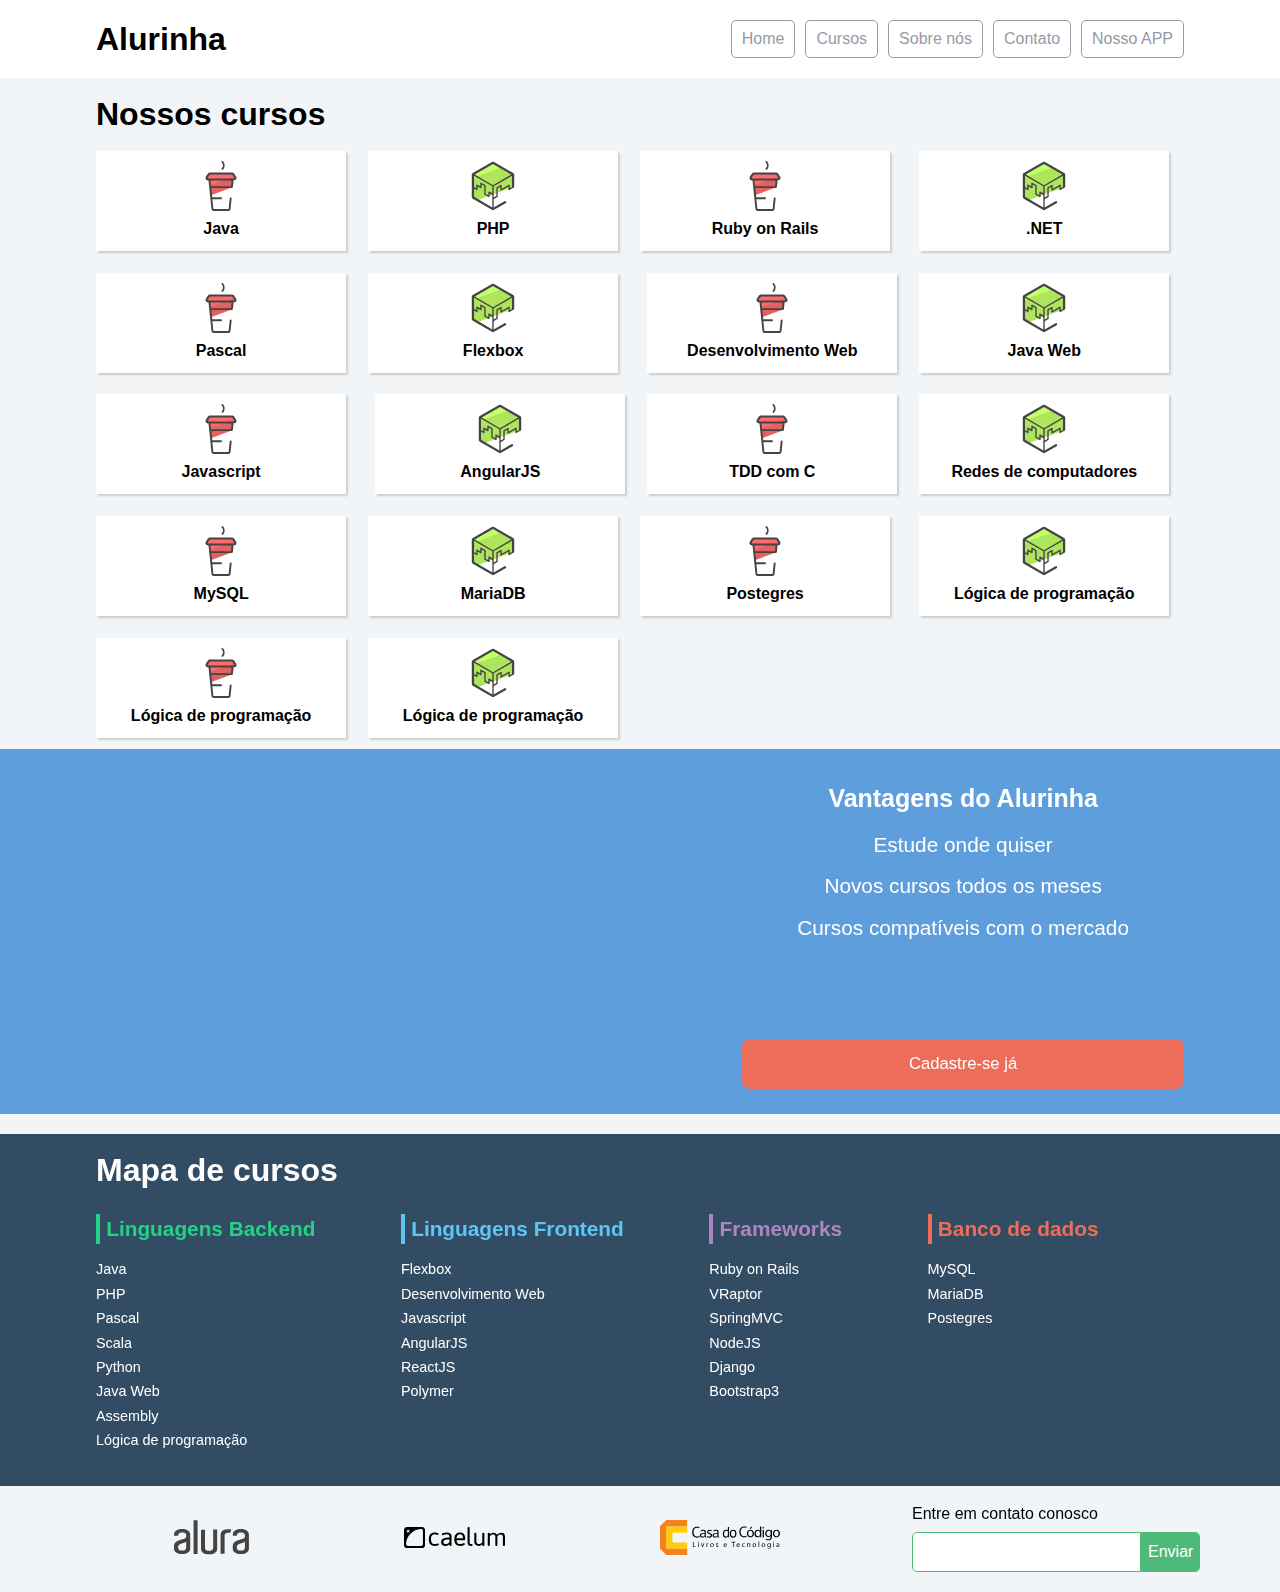
<file: flexbox/index.html>
<!doctype html>
<html>

<head>
	<meta charset="utf-8">
	<meta name="viewport" content="width=device-width, initial-scale=1">
	<title>Alurinha | Cursos online</title>
	<link rel="stylesheet" href="css/reset.css">
	<link rel="stylesheet" href="css/style.css">
	<link rel="stylesheet" href="css/flexbox.css">
</head>

<body>

	<header class="cabecalhoPrincipal">
		<div class="container">
			<h1 class="cabecalhoPrincipal-titulo">
				<a href="#">Alurinha</a>
			</h1>

			<nav class="cabecalhoPrincipal-nav">
				<a class="cabecalhoPrincipal-nav-link" href="#">Home</a>
				<a class="cabecalhoPrincipal-nav-link" href="#">Cursos</a>
				<a class="cabecalhoPrincipal-nav-link" href="#">Sobre nós</a>
				<a class="cabecalhoPrincipal-nav-link" href="#">Contato</a>
				<a class="cabecalhoPrincipal-nav-link cabecalhoPrincipal-nav-link-app" href="#">Nosso APP</a>
			</nav>
		</div>

	</header>

	<main class="conteudoPrincipal">
		<div class="container">
			<h2 class="subtitulo">Nossos cursos</h2>

			<nav>
				<ul class="conteudoPrincipal-cursos">
					<li class="conteudoPrincipal-cursos-link"><a href="#">Java</a></li>
					<li class="conteudoPrincipal-cursos-link"><a href="#">PHP</a></li>
					<li class="conteudoPrincipal-cursos-link"><a href="#">Ruby on Rails</a></li>
					<li class="conteudoPrincipal-cursos-link"><a href="#">.NET</a></li>
					<li class="conteudoPrincipal-cursos-link"><a href="#">Pascal</a></li>
					<li class="conteudoPrincipal-cursos-link"><a href="#">Flexbox</a></li>
					<li class="conteudoPrincipal-cursos-link"><a href="#">Desenvolvimento Web</a></li>
					<li class="conteudoPrincipal-cursos-link"><a href="#">Java Web</a></li>
					<li class="conteudoPrincipal-cursos-link"><a href="#">Javascript</a></li>
					<li class="conteudoPrincipal-cursos-link"><a href="#">AngularJS</a></li>
					<li class="conteudoPrincipal-cursos-link"><a href="#">TDD com C</a></li>
					<li class="conteudoPrincipal-cursos-link"><a href="#">Redes de computadores</a></li>
					<li class="conteudoPrincipal-cursos-link"><a href="#">MySQL</a></li>
					<li class="conteudoPrincipal-cursos-link"><a href="#">MariaDB</a></li>
					<li class="conteudoPrincipal-cursos-link"><a href="#">Postegres</a></li>
					<li class="conteudoPrincipal-cursos-link"><a href="#">Lógica de programação</a></li>
					<li class="conteudoPrincipal-cursos-link"><a href="#">Lógica de programação</a></li>
					<li class="conteudoPrincipal-cursos-link"><a href="#">Lógica de programação</a></li>
				</ul>
			</nav>
		</div>

		<section class="videoSobre">
			<div class="container">
				<iframe class="videoSobre-video" width="560" height="315"
					src="https://www.youtube.com/embed/bIlOsJzBVaY?list=PLh2Y_pKOa4UcF1BYPJR3EIMRi3nWAUxIp"
					frameborder="0" allowfullscreen></iframe>

				<div class="videoSobre-sobre">
					<h2 class="videoSobre-sobre-title">Vantagens do Alurinha</h2>
					<ul class="videoSobre-sobre-list">
						<li class="videoSobre-sobre-item">Estude onde quiser</li>
						<li class="videoSobre-sobre-item">Novos cursos todos os meses</li>
						<li class="videoSobre-sobre-item">Cursos compatíveis com o mercado</li>
					</ul>
					<button class="videoSobre-button">Cadastre-se já</button>
				</div>
			</div>
		</section>

	</main>

	<footer class="rodapePrincipal">
		<div class="container">

			<section class="rodapePrincipal-navMap">
				<h3 class="subtitulo">Mapa de cursos</h3>
				<nav class="rodapePrincipal-navMap-list">

					<h4 class="navmap-list-title navmap-list-title-backend">Linguagens Backend</h4>
					<a class="rodapePrincipal-navMap-link" href="#">Java</a>
					<a class="rodapePrincipal-navMap-link" href="#">PHP</a>
					<a class="rodapePrincipal-navMap-link" href="#">Pascal</a>
					<a class="rodapePrincipal-navMap-link" href="#">Scala</a>
					<a class="rodapePrincipal-navMap-link" href="#">Python</a>
					<a class="rodapePrincipal-navMap-link" href="#">Java Web</a>
					<a class="rodapePrincipal-navMap-link" href="#">Assembly</a>
					<a class="rodapePrincipal-navMap-link" href="#">Lógica de programação</a>

					<h4 class="navmap-list-title navmap-list-title-frontend">Linguagens Frontend</h4>
					<a class="rodapePrincipal-navMap-link" href="#">Flexbox</a>
					<a class="rodapePrincipal-navMap-link" href="#">Desenvolvimento Web</a>
					<a class="rodapePrincipal-navMap-link" href="#">Javascript</a>
					<a class="rodapePrincipal-navMap-link" href="#">AngularJS</a>
					<a class="rodapePrincipal-navMap-link" href="#">ReactJS</a>
					<a class="rodapePrincipal-navMap-link" href="#">Polymer</a>

					<h4 class="navmap-list-title navmap-list-title-framework">Frameworks</h4>
					<a class="rodapePrincipal-navMap-link" href="#">Ruby on Rails</a>
					<a class="rodapePrincipal-navMap-link" href="#">VRaptor</a>
					<a class="rodapePrincipal-navMap-link" href="#">SpringMVC</a>
					<a class="rodapePrincipal-navMap-link" href="#">NodeJS</a>
					<a class="rodapePrincipal-navMap-link" href="#">Django</a>
					<a class="rodapePrincipal-navMap-link" href="#">Bootstrap3</a>

					<h4 class="navmap-list-title navmap-list-title-bancoDeDados">Banco de dados</h4>
					<a class="rodapePrincipal-navMap-link" href="#">MySQL</a>
					<a class="rodapePrincipal-navMap-link" href="#">MariaDB</a>
					<a class="rodapePrincipal-navMap-link" href="#">Postegres</a>

				</nav>
			</section>

		</div>

		<section class="rodapePrincipal-patrocinadores">
			<div class="container">
				<ul class="rodapePrincipal-patrocinadores-list">
					<li>
						<a class="rodapePrincipal-patrocinadores-list-link patrocinadores-list-link-alura" href="#">
							<img src="img/logos/alura.svg" alt="Logo da Alura">
						</a>
					</li>
					<li>
						<a class="rodapePrincipal-patrocinadores-list-link patrocinadores-list-link-caelum" href="#">
							<img src="img/logos/caelum.svg" alt="Logo da Caelum">
						</a>
					</li>
					<li>
						<a class="rodapePrincipal-patrocinadores-list-link patrocinadores-list-link-casaDoCodigo"
							href="#">
							<img src="img/logos/cdc.svg" alt="Logo da Casa do Código">
						</a>
					</li>
				</ul>
				<form class="rodapePrincipal-contatoForm" action="#">
					<fieldset>
						<legend class="rodapePrincipal-contatoForm-legend" for="email-contato">Entre em contato conosco
						</legend>
						<div class="rodapePrincipal-contatoForm-fieldset">
							<input class="rodapePrincipal-contatoForm-emailInput" type="email" name="email-contato"
								id="email-contato">
							<button class="rodapePrincipal-contatoForm-submit" type="submit">Enviar</button>
						</div>
					</fieldset>
				</form>
			</div>
		</section>
	</footer>

</body>

</html>
</file>
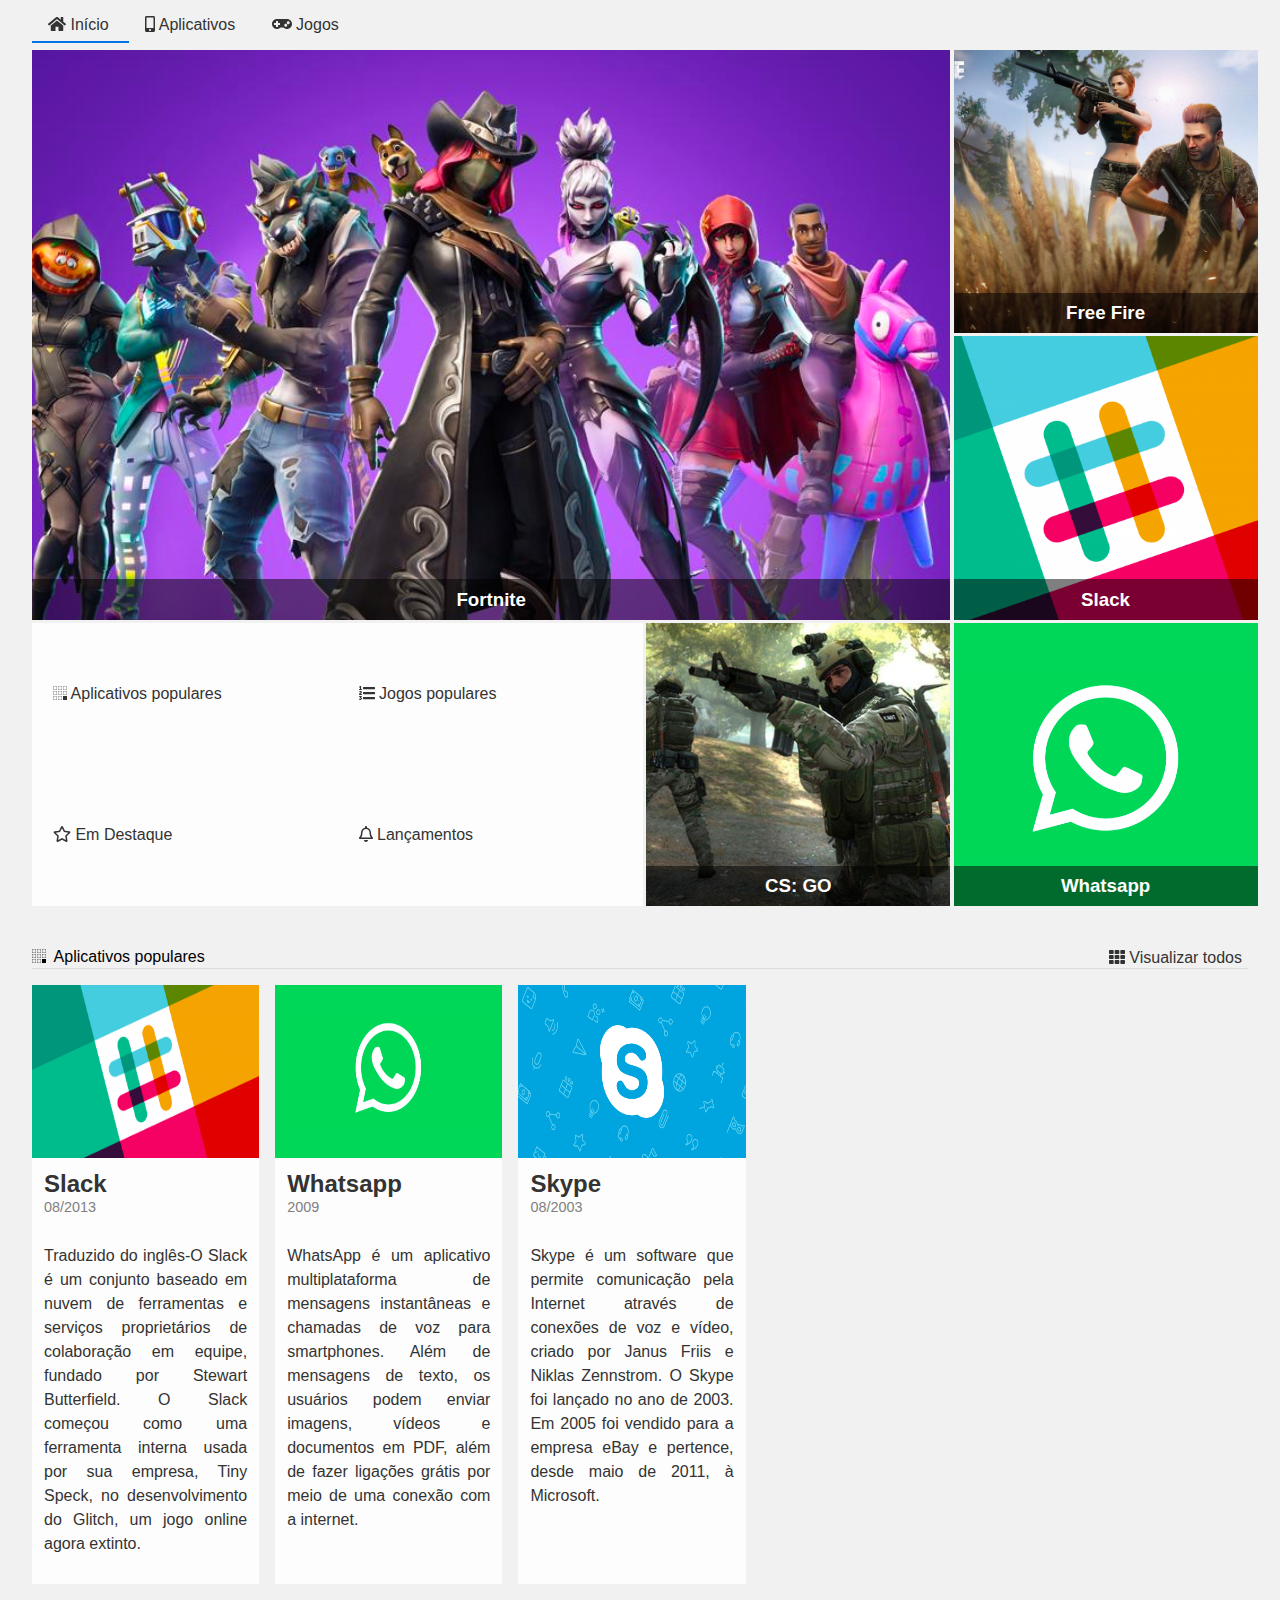
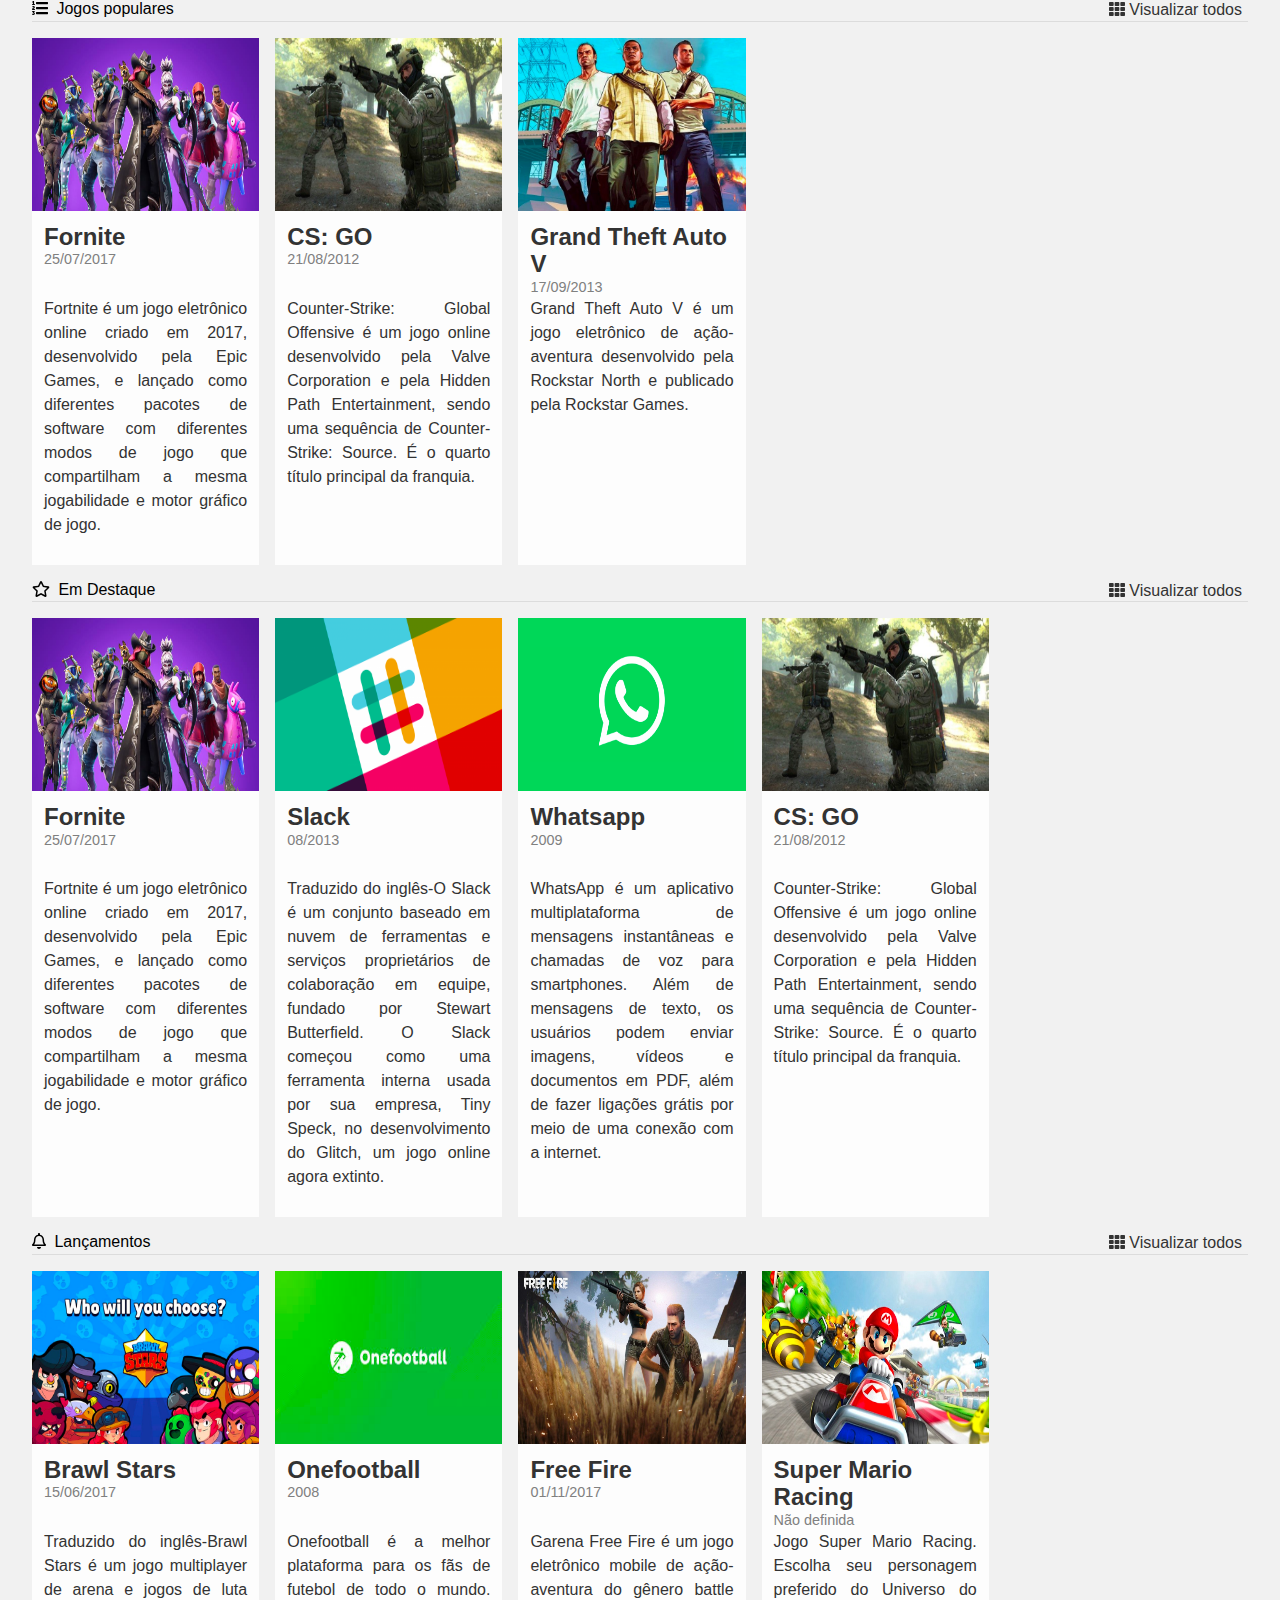
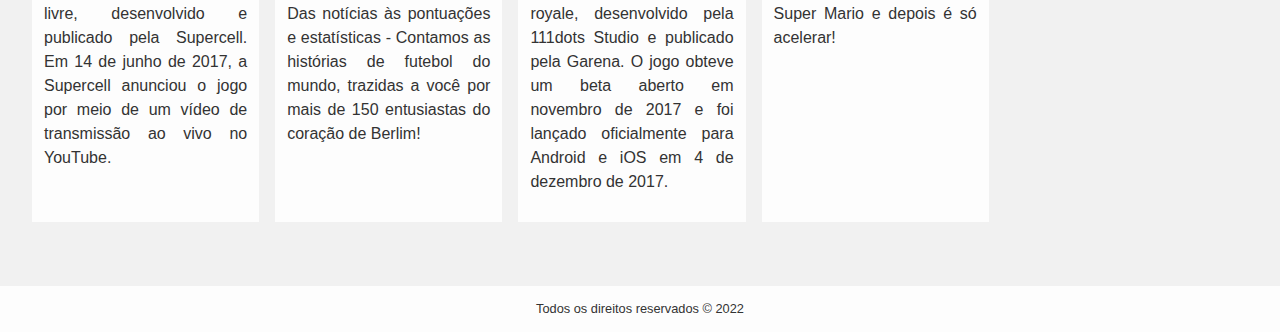
<file: grid/index.html>
<!DOCTYPE html>
<html lang="pt-BR">

<head>
  <meta charset="UTF-8">
  <meta name="viewport" content="width=device-width, initial-scale=1.0">
  <meta http-equiv="X-UA-Compatible" content="ie=edge">
  <title>Alura Store | Baixe nossos aplicativos e jogos</title>
  <link href="./assets/css/normalize.css" rel="stylesheet">
  <link href="./assets/css/reset.css" rel="stylesheet">
  <link href="./assets/css/style.css" rel="stylesheet">
  <link href="./assets/css/destaques.css" rel="stylesheet">
  <link href="./assets/css/populares.css" rel="stylesheet">
  <link href="./assets/css/responsivo.css" rel="stylesheet">
  <link href="./assets/css/menu.css" rel="stylesheet">
</head>

<body class="app">
  <header class="cabecalho">
    <nav class="menu">
      <ul class="menu__lista">
        <li class="menu__item">
          <a class="menu__link ativo" href="#">
            <i class="fas fa-home"></i>
            Início
          </a>
          <a class="menu__link" href="#">
            <i class="fas fa-mobile-alt"></i>
            Aplicativos</a>
          <a class="menu__link" href="#">
            <i class="fas fa-gamepad"></i>
            Jogos
          </a>
        </li>
      </ul>
    </nav>
  </header>
  <main class="conteudo">

    <section class="destaques">
      <div class="destaques__principal caixa">
        <h3 class="destaques__titulo">Fortnite</h3>
      </div>
      <div class="destaques__secundario caixa">
        <h3 class="destaques__titulo">Free Fire</h3>
      </div>
      <div class="destaques__secundario caixa">
        <h3 class="destaques__titulo">Slack</h3>
      </div>
      <div class="destaques__secundario caixa">
        <h3 class="destaques__titulo">Whatsapp</h3>
      </div>
      <div class="destaques__secundario caixa">
        <h3 class="destaques__titulo">CS: GO</h3>
      </div>
      <div class="destaques__categorias">
        <ul class="destaques__categorias___lista">
          <li class="destaques__categorias___item">
            <a class="destaques__categorias___link" href="#">
              <i class="destaques__categorias___icone fab fa-buromobelexperte"></i>
              Aplicativos populares
            </a>
          </li>
          <li class="destaques__categorias___item">
            <a class="destaques__categorias___link" href="#">
              <i class="fas fa-list-ol"></i>
              Jogos populares
            </a>
          </li>
          <li class="destaques__categorias___item">
            <a class="destaques__categorias___link" href="#">
              <i class="far fa-star"></i>
              Em Destaque
            </a>
          </li>
          <li class="destaques__categorias___item">
            <a class="destaques__categorias___link" href="#">
              <i class="far fa-bell"></i>
              Lançamentos
            </a>
          </li>
        </ul>
      </div>
    </section>
    <section class="populares">
      <div class="populares__itens">
        <div class="populares__info">
          <div class="populares__cabecalho">
            <h4 class="populares__titulo">
              <i class="populares__icone fab fa-buromobelexperte"></i>
              Aplicativos populares
            </h4>
            <button class="populares__botao">
              <i class="fas fa-th"></i>
              Visualizar todos
            </button>
          </div>
        </div>
        <div class="populares__conteudo">
          <div class="populares__card">
            <img class="populares__card___imagem" src="./assets/img/slack.png">
            <div class="populares__card___corpo">
              <div class="populares__card___cabecalho">
                <h5 class="populares__card___titulo">Slack</h5>
                <time class="populares__card___data" datetime="2013-08-01">08/2013</time>
              </div>
              <div class="populares__card___descricao">
                Traduzido do inglês-O Slack é um conjunto baseado em nuvem de ferramentas e serviços proprietários de
                colaboração em equipe, fundado por Stewart Butterfield. O Slack começou como uma ferramenta interna
                usada por sua empresa, Tiny Speck, no desenvolvimento do Glitch, um jogo online agora extinto.
              </div>
            </div>
          </div>
          <div class="populares__card">
            <img class="populares__card___imagem" src="./assets/img/whatsapp.png">
            <div class="populares__card___corpo">
              <div class="populares__card___cabecalho">
                <h5 class="populares__card___titulo">Whatsapp</h5>
                <time class="populares__card___data" datetime="20090-01-01">2009</time>
              </div>
              <div class="populares__card___descricao">
                WhatsApp é um aplicativo multiplataforma de mensagens instantâneas e chamadas de voz para smartphones.
                Além de mensagens de texto, os usuários podem enviar imagens, vídeos e documentos em PDF, além de fazer
                ligações grátis por meio de uma conexão com a internet.
              </div>
            </div>
          </div>
          <div class="populares__card">
            <img class="populares__card___imagem" src="./assets/img/skype.png">
            <div class="populares__card___corpo">
              <div class="populares__card___cabecalho">
                <h5 class="populares__card___titulo">Skype</h5>
                <time class="populares__card___data" datetime="2003-08-01">08/2003</time>
              </div>
              <div class="populares__card___descricao">
                Skype é um software que permite comunicação pela Internet através de conexões de voz e vídeo, criado por
                Janus Friis e Niklas Zennstrom. O Skype foi lançado no ano de 2003. Em 2005 foi vendido para a empresa
                eBay e pertence, desde maio de 2011, à Microsoft.
              </div>
            </div>
          </div>
        </div>
      </div>
      <div class="populares__itens">
        <div class="populares__info">
          <div class="populares__cabecalho">
            <h4 class="populares__titulo">
              <i class="populares__icone fas fa-list-ol"></i>
              Jogos populares
            </h4>
            <button class="populares__botao">
              <i class="fas fa-th"></i>
              Visualizar todos
            </button>
          </div>
        </div>
        <div class="populares__conteudo">
          <div class="populares__card">
            <img class="populares__card___imagem" src="./assets/img/fortnite.png">
            <div class="populares__card___corpo">
              <div class="populares__card___cabecalho">
                <h5 class="populares__card___titulo">Fornite</h5>
                <time class="populares__card___data" datetime="2017-07-25">25/07/2017</time>
              </div>
              <div class="populares__card___descricao">
                Fortnite é um jogo eletrônico online criado em 2017, desenvolvido pela Epic Games, e lançado como
                diferentes pacotes de software com diferentes modos de jogo que compartilham a mesma jogabilidade e
                motor gráfico de jogo.
              </div>
            </div>
          </div>
          <div class="populares__card">
            <img class="populares__card___imagem" src="./assets/img/cs-go.png">
            <div class="populares__card___corpo">
              <div class="populares__card___cabecalho">
                <h5 class="populares__card___titulo">CS: GO</h5>
                <time class="populares__card___data" datetime="2012-08-21">21/08/2012</time>
              </div>
              <div class="populares__card___descricao">
                Counter-Strike: Global Offensive é um jogo online desenvolvido pela Valve Corporation e pela Hidden Path
                Entertainment, sendo uma sequência de Counter-Strike: Source. É o quarto título principal da franquia.
              </div>
            </div>
          </div>
          <div class="populares__card">
            <img class="populares__card___imagem" src="./assets/img/gta-v.png">
            <div class="populares__card___corpo">
              <div class="populares__card___cabecalho">
                <h5 class="populares__card___titulo">Grand Theft Auto V</h5>
                <time class="populares__card___data" datetime="2013-09-17">17/09/2013</time>
              </div>
              <div class="populares__card___descricao">
                Grand Theft Auto V é um jogo eletrônico de ação-aventura desenvolvido pela Rockstar North e publicado
                pela Rockstar Games.
              </div>
            </div>
          </div>
        </div>
      </div>
      <div class="populares__itens">
        <div class="populares__info">
          <div class="populares__cabecalho">
            <h4 class="populares__titulo">
              <i class="populares__icone far fa-star"></i>
              Em Destaque
            </h4>
            <button class="populares__botao">
              <i class="fas fa-th"></i>
              Visualizar todos
            </button>
          </div>
        </div>
        <div class="populares__conteudo">
          <div class="populares__card">
            <img class="populares__card___imagem" src="./assets/img/fortnite.png">
            <div class="populares__card___corpo">
              <div class="populares__card___cabecalho">
                <h5 class="populares__card___titulo">Fornite</h5>
                <time class="populares__card___data" datetime="2017-07-25">25/07/2017</time>
              </div>
              <div class="populares__card___descricao">
                Fortnite é um jogo eletrônico online criado em 2017, desenvolvido pela Epic Games, e lançado como
                diferentes pacotes de software com diferentes modos de jogo que compartilham a mesma jogabilidade e
                motor gráfico de jogo.
              </div>
            </div>
          </div>
          <div class="populares__card">
            <img class="populares__card___imagem" src="./assets/img/slack.png">
            <div class="populares__card___corpo">
              <div class="populares__card___cabecalho">
                <h5 class="populares__card___titulo">Slack</h5>
                <time class="populares__card___data" datetime="2013-08-01">08/2013</time>
              </div>
              <div class="populares__card___descricao">
                Traduzido do inglês-O Slack é um conjunto baseado em nuvem de ferramentas e serviços proprietários de
                colaboração em equipe, fundado por Stewart Butterfield. O Slack começou como uma ferramenta interna
                usada por sua empresa, Tiny Speck, no desenvolvimento do Glitch, um jogo online agora extinto.
              </div>
            </div>
          </div>
          <div class="populares__card">
            <img class="populares__card___imagem" src="./assets/img/whatsapp.png">
            <div class="populares__card___corpo">
              <div class="populares__card___cabecalho">
                <h5 class="populares__card___titulo">Whatsapp</h5>
                <time class="populares__card___data" datetime="20090-01-01">2009</time>
              </div>
              <div class="populares__card___descricao">
                WhatsApp é um aplicativo multiplataforma de mensagens instantâneas e chamadas de voz para smartphones.
                Além de mensagens de texto, os usuários podem enviar imagens, vídeos e documentos em PDF, além de fazer
                ligações grátis por meio de uma conexão com a internet.
              </div>
            </div>
          </div>
          <div class="populares__card">
            <img class="populares__card___imagem" src="./assets/img/cs-go.png">
            <div class="populares__card___corpo">
              <div class="populares__card___cabecalho">
                <h5 class="populares__card___titulo">CS: GO</h5>
                <time class="populares__card___data" datetime="2012-08-21">21/08/2012</time>
              </div>
              <div class="populares__card___descricao">
                Counter-Strike: Global Offensive é um jogo online desenvolvido pela Valve Corporation e pela Hidden Path
                Entertainment, sendo uma sequência de Counter-Strike: Source. É o quarto título principal da franquia.
              </div>
            </div>
          </div>
        </div>
      </div>
      <div class="populares__itens">
        <div class="populares__info">
          <div class="populares__cabecalho">
            <h4 class="populares__titulo">
              <i class="populares__icone far fa-bell"></i>
              Lançamentos
            </h4>
            <button class="populares__botao">
              <i class="fas fa-th"></i>
              Visualizar todos
            </button>
          </div>
        </div>
        <div class="populares__conteudo">
          <div class="populares__card">
            <img class="populares__card___imagem" src="./assets/img/brawl-stars.png">
            <div class="populares__card___corpo">
              <div class="populares__card___cabecalho">
                <h5 class="populares__card___titulo">Brawl Stars</h5>
                <time class="populares__card___data" datetime="2017-06-15">15/06/2017</time>
              </div>
              <div class="populares__card___descricao">
                Traduzido do inglês-Brawl Stars é um jogo multiplayer de arena e jogos de luta livre, desenvolvido e
                publicado pela Supercell. Em 14 de junho de 2017, a Supercell anunciou o jogo por meio de um vídeo de
                transmissão ao vivo no YouTube.
              </div>
            </div>
          </div>
          <div class="populares__card">
            <img class="populares__card___imagem" src="./assets/img/onefootball.png">
            <div class="populares__card___corpo">
              <div class="populares__card___cabecalho">
                <h5 class="populares__card___titulo">Onefootball</h5>
                <time class="populares__card___data" datetime="2008-01-01">2008</time>
              </div>
              <div class="populares__card___descricao">
                Onefootball é a melhor plataforma para os fãs de futebol de todo o mundo. Das notícias às pontuações e
                estatísticas - Contamos as histórias de futebol do mundo, trazidas a você por mais de 150 entusiastas do
                coração de Berlim!
              </div>
            </div>
          </div>
          <div class="populares__card">
            <img class="populares__card___imagem" src="./assets/img/free-fire.png">
            <div class="populares__card___corpo">
              <div class="populares__card___cabecalho">
                <h5 class="populares__card___titulo">Free Fire</h5>
                <time class="populares__card___data" datetime="2017-11-01">01/11/2017</time>
              </div>
              <div class="populares__card___descricao">
                Garena Free Fire é um jogo eletrônico mobile de ação-aventura do gênero battle royale, desenvolvido pela
                111dots Studio e publicado pela Garena. O jogo obteve um beta aberto em novembro de 2017 e foi lançado
                oficialmente para Android e iOS em 4 de dezembro de 2017.
              </div>
            </div>
          </div>
          <div class="populares__card">
            <img class="populares__card___imagem" src="./assets/img/mario-kart.png">
            <div class="populares__card___corpo">
              <div class="populares__card___cabecalho">
                <h5 class="populares__card___titulo">Super Mario Racing</h5>
                <time class="populares__card___data" datetime="">Não definida</time>
              </div>
              <div class="populares__card___descricao">
                Jogo Super Mario Racing. Escolha seu personagem preferido do Universo do Super Mario e depois é só
                acelerar!
              </div>
            </div>
          </div>
        </div>
      </div>
    </section>
  </main>
  <footer class="rodape">Todos os direitos reservados &copy; 2022</footer>
  <script src="./assets/js/fontawesome.all.min.js"></script>
</body>

</html>
</file>
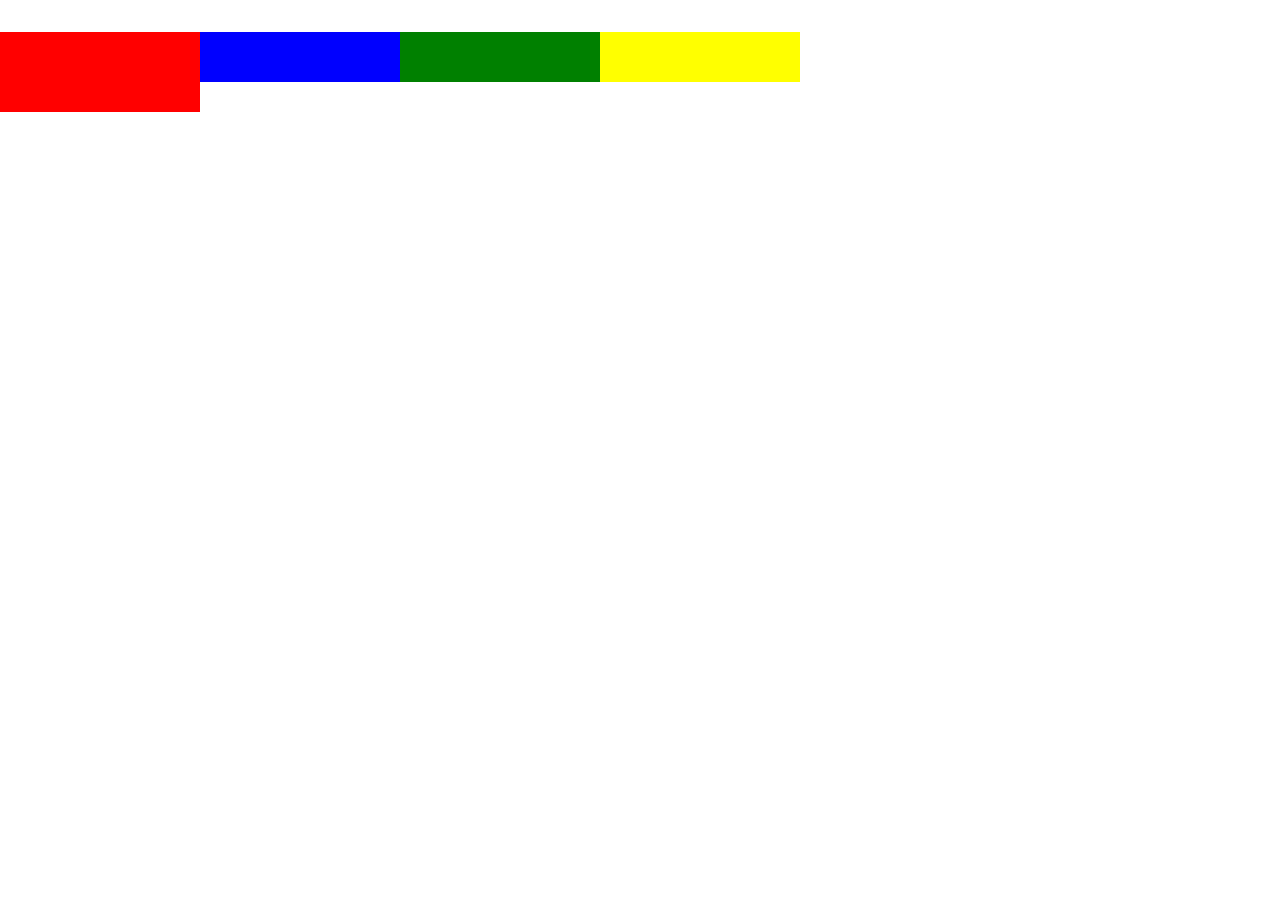
<file: flexbox/maisFlex.html>
<!DOCTYPE html>
<html lang="en">

<head>
  <meta charset="UTF-8">
  <meta http-equiv="X-UA-Compatible" content="IE=edge">
  <meta name="viewport" content="width=device-width, initial-scale=1.0">

  <link rel="stylesheet" href="./maisFlex.css">
  <title>Document</title>
</head>

<body>
  <main class="flexContainer">

    <div class="flexItem primeiraRow"></div>
    <div class="flexItem primeiraRow"></div>
    <div class="flexItem primeiraRow"></div>
    <div class="flexItem primeiraRow"></div>

    <!-- <div class="flexItem segundaRow"></div>
    <div class="flexItem segundaRow"></div>
    <div class="flexItem segundaRow"></div>
    <div class="flexItem segundaRow"></div> -->

  </main>
</body>

</html>
</file>
<file: flexbox/css/style.css>
body {
	background-color: #F2F5F7;
	font-family: 'Open Sans',Arial,sans-serif;
}

.container {
	width: 94%;
	margin: 0 auto;
}

.cabecalhoPrincipal {
	background-color: #FFF;
	padding: 20px 0;
}

.cabecalhoPrincipal-titulo {
	font-weight: bold;
	font-size: 2em;
	margin-bottom: 20px;
}

.cabecalhoPrincipal-titulo a {
	text-decoration: none;
	color: inherit;
}

.cabecalhoPrincipal-nav-link {
	padding: 10px;
	margin-bottom: 10px;
	color: #9799A6;
	background-color: #FFF;
	text-decoration: none;
	transition: .5s;
	display: block;

	border-bottom: 1px solid #9799A6;
}

.conteudoPrincipal {
	margin-top: 20px;
	margin-bottom: 20px;
}

.subtitulo {
	font-weight: bold;
	font-size: 32px;
	margin-bottom: 10px;
	text-align: center;
}

.conteudoPrincipal-cursos-link {
	height: 100px;
	background-color: #FFF;
	text-align: center;
	margin: 1%;
	transition: .3s;
	box-shadow: 2px 2px 2px #CCC;
	position: relative;
}

.conteudoPrincipal-cursos-link a {
	text-decoration: none;
	color: #000;
	font-weight: bold;
	display: block;
	width: 100%;
	height: 100%;
	position: absolute;
	top: 0;
	left: 0;
}

.conteudoPrincipal-cursos-link:hover {
	box-shadow: 4px 4px 4px #CCC;
}

.conteudoPrincipal-cursos-link a:before {
	content: '';
	display: block;
	width: 50px;
	height: 50px;
	margin: 10px auto;
}

.conteudoPrincipal-cursos-link:nth-child(even) a:before {
	background: url(../img/background1.svg) no-repeat;	
}

.conteudoPrincipal-cursos-link:nth-child(odd) a:before {
	background: url(../img/background2.svg) no-repeat;
}


.rodapePrincipal {
	background-color: #324C64;
	padding-top: 20px;
}

.rodapePrincipal .subtitulo {
	color: #FFF;
}

.rodapePrincipal-navMap-link {
	text-decoration: none;
	color: #FFF;
	margin-top: 10px;
}

.rodapePrincipal-navMap-link {
	font-size: .9em;
}

.navmap-list-title {
	font-weight: 700;
	font-size: 1.3em;
	margin: .9em 0;
	padding-left: .3em;
	padding-top: .2em;
	padding-bottom: .2em;
}

.navmap-list-title + .rodapePrincipal-navMap-link {
	margin-top: 0;
}

.navmap-list-title-bancoDeDados { color: #EC6E5A; border-left: 4px solid #EC6E5A; }
.navmap-list-title-framework { color: #AD85BF; border-left: 4px solid #AD85BF; }
.navmap-list-title-frontend { color: #5EC6F3; border-left: 4px solid #5EC6F3; }
.navmap-list-title-backend { color: #25D285; border-left: 4px solid #25D285; }

.rodapePrincipal-patrocinadores {
	margin-top: 30px;
	background: #F2F5F7;
	padding: 20px 0;
}

.rodapePrincipal-contatoForm {
	margin-top: 20px;
	text-align: center;
}

.rodapePrincipal-contatoForm label[for=email-contato] {
	font-weight: bold;
	font-size: 14px;
	color: #000;
	margin-bottom: 5px;
	display: block;
}

.rodapePrincipal-contatoForm-emailInput {
	border-top-left-radius: 5px;
	border-bottom-left-radius: 5px;
	padding: 10px;
}

.rodapePrincipal-contatoForm-submit {
	border-top-right-radius: 5px;
	border-bottom-right-radius: 5px;
	background-color: #4DBA7A;
	color: #FFF;
	cursor: pointer;
	
}

.rodapePrincipal-contatoForm-submit,
.rodapePrincipal-contatoForm-emailInput {
	outline: 0;
	border: 1px solid #4DBA7A;
	box-sizing: border-box;
	font-size: 16px;
}

.videoSobre {
	background-color: #5E9EDC;
	padding: 25px 0;

}

.videoSobre-video {
	max-width: 100%;
}

.videoSobre .container {
	color: #FFF;
}

.videoSobre-sobre-title {
	font-size: 1.2em;
	font-weight: bolder;
}

.videoSobre-sobre {
	font-size: 1.3em;
	line-height: 2;
}

.videoSobre-button {
	border-radius: 8px;
	background-color: #ec6e5a;
	display: block;
	color: #FFF;
	border: none;
	height: 50px;
	font-size: .8em;
	outline: none;
}

.rodapePrincipal-contatoForm-legend {
	margin-bottom: 10px;
}

@media(min-width: 769px) {

	.container {
		width: 85%;	
	}

	.subtitulo {
		text-align: left;
	}

	.cabecalhoPrincipal-nav-link {
		border-radius: 5px;
		border: 1px solid #9799A6;
	}

	.cabecalhoPrincipal-nav-link:hover {
		color: #FFF;
		background-color: #9799A6;
	}

	.cabecalhoPrincipal-titulo {
		margin: 0;
	}

	.cabecalhoPrincipal-nav {
		width: auto;
	}

	.cabecalhoPrincipal-nav-link {
		width: auto;
		margin: 0 0 0 10px;
	}

	.rodapePrincipal-contatoForm {
		margin-top: 0;
		text-align: left;
	}

	.conteudoPrincipal-cursos-link:nth-child(3n) {
		margin-right: 0;
	}

	.conteudoPrincipal-cursos-link:nth-child(3n+1) {
		margin-left: 0;
	}

}

@media(min-width: 1000px) {
	.conteudoPrincipal-cursos-link {
		margin: 1.333%;
	}

	.conteudoPrincipal-cursos-link:nth-child(3n) {
		margin-right: 1.33%;
	}

	.conteudoPrincipal-cursos-link:nth-child(3n+1) {
		margin-left: 1.333%;
	}

	.conteudoPrincipal-cursos-link:nth-child(4n) {
		margin-right: 0;
	}

	.conteudoPrincipal-cursos-link:nth-child(4n+1) {
		margin-left: 0;
	}

	.videoSobre-sobre {
		margin-left: 1.5em;
	}

}
</file>
<file: flexbox/css/flexbox.css>
.cabecalhoPrincipal .container {
  display: flex;
  align-items: center;
  justify-content: space-between;
}

.cabecalhoPrincipal-nav {
  display: flex;

}

.rodapePrincipal-patrocinadores .container {
  display: flex;
  justify-content: space-between;
}

.rodapePrincipal-patrocinadores-list {
  display: flex;
  align-items: center;
  justify-content: space-around;
  width: 70%;
  margin-right: 5%;
}

.rodapePrincipal-contatoForm {
  width: 25%;
}

.rodapePrincipal-contatoForm-fieldset {
  display: flex;
}

.rodapePrincipal-navMap-list {
  display: flex;
  /* flex-direction: column;
    flex-wrap: wrap; */
  flex-flow: column wrap;
  height: 260px;
}

.conteudoPrincipal-cursos {
  display: flex;
  flex-wrap: wrap;
}

.conteudoPrincipal-cursos-link {
  width: 23%;
  margin: 1%;
}

/* reset margin esquerda/direita */
/* pegando o 4o filho/ multiplo de 4*/
.conteudoPrincipal-cursos-link:nth-child(4n) {
  margin-right: 0;
}

/*1, 5, 9 etc (4x0 = 0 + 1 = 1o filho)*/
.conteudoPrincipal-cursos-link:nth-child(4n+1) {
  margin-left: 0;
}

.videoSobre .container {
  display: flex;
  justify-content: space-between;

}
.videoSobre-sobre {
  text-align: center;
  display: flex;
  flex-direction: column;
  flex-grow: 2;
  /* justify-content: space-between; */
}

.videoSobre-sobre-list  {
  flex-grow: 1;
}

.videoSobre-video {
  flex-grow: 1;
  flex-shrink: 2;
}

/* mobile */
@media(max-width: 768px) {
  .cabecalhoPrincipal .container {
    flex-direction: column;
    align-items: initial;
    text-align: center;
  }

  .cabecalhoPrincipal-nav {
    flex-direction: column;
  }

  .conteudoPrincipal-cursos {
    flex-direction: column;
    /* border: 1px solid red; */

  }

  .conteudoPrincipal-cursos-link {
    width: 100%;
  }

  .conteudoPrincipal-cursos-link:nth-child(2n) {
    margin-left: 0;
  }

  .conteudoPrincipal-cursos-link:nth-child(2n+1) {
    margin-left: 0;
  }

  .rodapePrincipal-navMap-list {
    height: auto;
  }

  .rodapePrincipal-patrocinadores .container {
    flex-direction: column;
    align-items: center;
  }

  .rodapePrincipal-patrocinadores-list {
    margin: 0;
    width: 100%;
  }

  .rodapePrincipal-contatoForm {
    width: 100%;
  }

  .rodapePrincipal-contatoForm-fieldset {
    justify-content: center;
  }

  .cabecalhoPrincipal-nav-link-app {
    order: -1;
  }

  .videoSobre .container {
    flex-direction: column;
  }
  .videoSobre-video {
    margin: 0 auto;
  }
}

/* 
container:
display: flex
flex-direction
justify-content
flex-wrap
flex-flow
align-items
align-content

items:
order
flex-grow
flex-shrink
flex-basis
flex
align-self

*/
</file>
<file: grid/assets/css/style.css>
.app {
    background: #f1f1f1;
    display: grid;  
    font-family: Arial, Helvetica, sans-serif;
    grid-template-areas: 
        "cabecalho"
        "conteudo"
        "rodape";
    grid-template-columns: auto;
    grid-template-rows: 50px auto auto; 
}

.cabecalho {
    align-items: center;
    display: flex;
    grid-area: cabecalho;
    padding: 0 2rem;
}

.conteudo {
    grid-area: conteudo;
    padding: 0 2rem;
}

.rodape {
    background: #fdfdfd;
    color: #333333;
    font-size: .8rem;
    grid-area: rodape;
    padding: 1rem;
    text-align: center;
}
</file>
<file: grid/assets/css/destaques.css>
.caixa {
    align-items: flex-end;
    display: flex;
    justify-content: center;
}

.destaques {
    display: grid;
    grid-gap: .2rem;
    grid-template-columns: 25% 25% 25% 25%;
    grid-template-rows: 33.33% 33.33% 33.33%;
    height: calc(100vh - 50px);
}

.destaques__titulo {
    background: rgba(0, 0, 0, .5);
    color: #fdfdfd;
    padding: .6rem;
    text-align: center;
    width: 100%;
}

.destaques__principal {
    background: url('../img/fortnite.png') center / cover no-repeat;
    grid-row: 1 / 3;
}

.destaques__secundario:nth-child(2) {
    background: url('../img/free-fire.png') center / cover no-repeat;
}

.destaques__secundario:nth-child(3) {
    background: url('../img/slack.png') center / cover no-repeat;
}

.destaques__secundario:nth-child(4) {
    background: url('../img/whatsapp.png') center / cover no-repeat;
}

.destaques__secundario:nth-child(5) {
    background: url('../img/cs-go.png') center / cover no-repeat;
}

.destaques__categorias {
    grid-row: 3 / 3;
}

.destaques__categorias___lista {
    display: flex;
    flex-wrap: wrap;
    height: 100%;
    justify-content: space-between; 
}

.destaques__categorias___item {
    align-items: center;
    background: #fdfdfd;
    border-left: 5px solid transparent;
    color: #333333;
    display: flex;
    padding: 1rem;
    width: 50%;
}

.destaques__categorias___link {
    color: inherit;
}
</file>
<file: grid/assets/css/populares.css>
.populares {
    padding: 3rem 0;
}

.populares__conteudo {
    display: flex;
    flex-wrap: wrap;
    padding: 1rem 0rem;
}

.populares__card {
    background: #fdfdfd;
    display: grid;
    grid-template-areas: 
        "card-imagem"
        "card-corpo";
    grid-template-columns: 100%;
}

.populares__card:last-child { 
    margin-right: 0;
}
 
.populares__card___imagem {
    grid-area: card-imagem;
    height: 100%;
    width: 100%;
}

.populares__card___corpo {
    display: grid;
    grid-area: card-corpo;
    grid-row-gap: .5rem;
    grid-template-areas: 
        "card-cabecalho"
        "card-conteudo";
    grid-template-rows: 50px auto;
    padding: .75rem;
}

.populares__card___titulo {
    color: #333333;
    font-size: 1.5rem;
}

.populares__card___data {
    color: #808080;
    font-size: .9rem;
}

.populares__card___descricao {
    color: #333333;
    line-height: 1.5;
    margin: 1rem 0;
    text-align: justify;
}

.populares__titulo {
    font-weight: 500;
}

.populares__icone {
    margin-right: .25rem;
}

.populares__cabecalho {
    border-bottom: 1px solid #dcdcdc;
    display: flex;
    justify-content: space-between;
}

.populares__botao {
    background: transparent;
    border: none;
    color: #333333;
}
</file>
<file: grid/assets/css/responsivo.css>
@media screen and (min-width: 0) {
    .destaques__principal, .destaques__categorias {
        grid-column: 1 / 5;
    }

    .destaques__secundario:nth-child(2) {
        display: none;
        grid-column: none;
        grid-row: none;
    }

    .destaques__secundario:nth-child(3) {
        display: none;
        grid-column: none;
        grid-row: none;
    }

    .destaques__secundario:nth-child(4) {
        display: none;
        grid-column: none;
        grid-row: none;
    }

    .destaques__secundario:nth-child(5) {
        display: none;
        grid-column: none;
        grid-row: none;
    }

    .populares__conteudo {
        flex-direction: column;
    }

    .populares__card {
        grid-template-rows: 150px auto;
        margin-bottom: 3rem;
        margin-right: 0;
        width: 100%;
    }
}
@media screen and (min-width: 768px) {
    .destaques__principal {
        grid-column: 1 / 4;
    }

    .destaques__secundario:nth-child(2) {
        display: flex;
        grid-column: 4 / 4;
        grid-row: 1 / 1;
    }

    .destaques__secundario:nth-child(3) {
        display: flex;
        grid-column: 4 / 4;
        grid-row: 2 / 2;
    }

    .destaques__secundario:nth-child(4) {
        display: flex;
        grid-column: 4 / 4;
        grid-row: 3 / 3;
    }

    .destaques__secundario:nth-child(5) {
        display: flex;
        grid-column: 3 / 3;
        grid-row: 3 / 3;
    }

    .destaques__categorias {
        grid-column: 1 / 3;
    }

    .populares__conteudo {
        flex-direction: row;
    }

    .populares__card {
        grid-template-rows: 173px auto;
        margin-right: 1rem;
        width: calc(50% - 1rem);
    }
}
@media screen and (min-width: 992px) {
    .populares__card {
        width: calc(33.33% - 1rem);
    }
}
@media screen and (min-width: 1200px) {
    .populares__card {
        margin-bottom: 0; 
        width: calc(20% - 1rem);
    }
}
</file>
<file: grid/assets/css/menu.css>
.menu__link {
    color: #333333;
    padding: .5rem 1rem;
}

.menu__link:hover, .menu__link.ativo {
    border-bottom: 2px solid #0073e6;
}
</file>
<file: flexbox/maisFlex.css>
.flexContainer:last-child { margin-top: 2em; }
body { margin: 0; padding: 0; }
div { height: 50px; width: 50px; }
div:nth-child(1) { background-color: red; width: 80px; height:  80px; }
div:nth-child(2) { background-color: blue; }
div:nth-child(3) { background-color: green; }
div:nth-child(4) { background-color: yellow; }
div:nth-child(5) { background-color: pink; }
div:nth-child(6) { background-color: black; }
div:nth-child(7) { background-color: orange; }
div:nth-child(8) { background-color: silver; }

.flexContainer {
    display: flex;
    /* justify-content: space-around;
    align-items: center;
    flex-direction: column;
    height: 500px; */
}

.flexItem {
    flex: 0 1; /* grow e shrink */
    /* flex: 0 1 25%; grow shrink e basis */
    /* flex-grow: 1; */
    flex-basis: 200px; /* largura/altura elementos de acordo com direction */ 
}

.primeiro {
    /* flex-grow: 3;
    flex-shrink: 2; */
}
</file>
